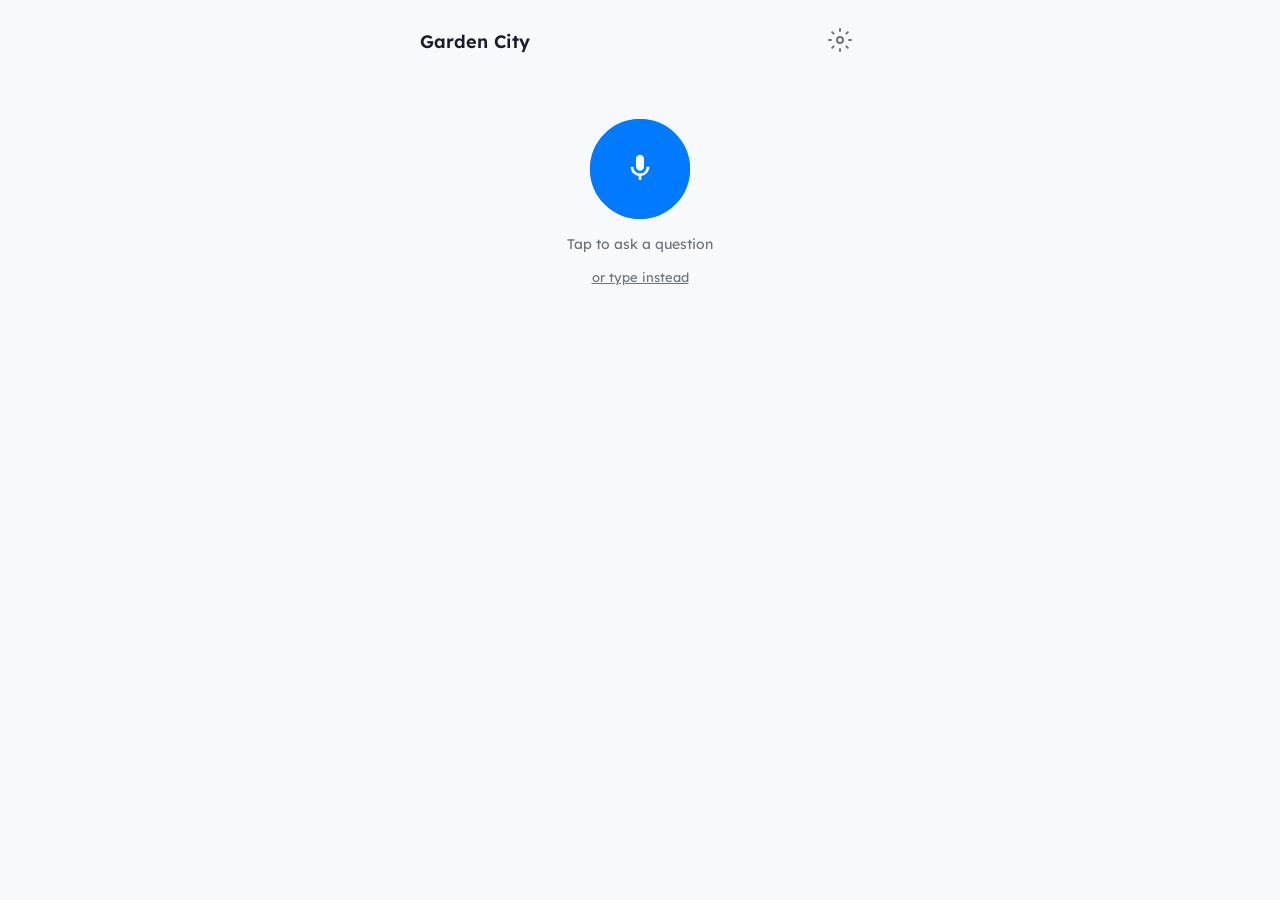
<file: index.html>
<!DOCTYPE html>
<html lang="en">
<head>
  <meta charset="UTF-8">
  <meta name="viewport" content="width=device-width, initial-scale=1.0, user-scalable=no">
  <meta name="mobile-web-app-capable" content="yes">
  <meta name="apple-mobile-web-app-status-bar-style" content="default">
  <meta name="theme-color" content="#f8f9fa">
  <title>Schedule Assistant</title>
  <link rel="manifest" href="manifest.json">
  <link rel="apple-touch-icon" href="assets/icon-192.png">
  <meta name="apple-mobile-web-app-title" content="Schedule">
  <link href="https://fonts.googleapis.com/css2?family=Lexend:wght@400;500;600&display=swap" rel="stylesheet">
  <link rel="stylesheet" href="css/style.css">
</head>
<body>
  <div id="app">
    <header id="header">
      <div class="header-left">
        <img id="district-logo" class="district-logo hidden" alt="District logo">
        <h1 id="district-name" class="district-name">Schedule Assistant</h1>
      </div>
      <button id="settings-btn" class="icon-btn" aria-label="Settings">
        <svg width="24" height="24" viewBox="0 0 24 24" fill="none" stroke="currentColor" stroke-width="2" stroke-linecap="round" stroke-linejoin="round">
          <circle cx="12" cy="12" r="3"></circle>
          <path d="M12 1v2M12 21v2M4.22 4.22l1.42 1.42M18.36 18.36l1.42 1.42M1 12h2M21 12h2M4.22 19.78l1.42-1.42M18.36 5.64l1.42-1.42"></path>
        </svg>
      </button>
    </header>
    <main id="main">
      <button id="mic-btn" class="mic-btn" aria-label="Tap to speak">
        <div class="mic-icon">
          <svg width="32" height="32" viewBox="0 0 24 24" fill="currentColor">
            <path d="M12 14c1.66 0 3-1.34 3-3V5c0-1.66-1.34-3-3-3S9 3.34 9 5v6c0 1.66 1.34 3 3 3z"/>
            <path d="M17 11c0 2.76-2.24 5-5 5s-5-2.24-5-5H5c0 3.53 2.61 6.43 6 6.92V21h2v-3.08c3.39-.49 6-3.39 6-6.92h-2z"/>
          </svg>
        </div>
        <div class="mic-pulse"></div>
      </button>
      <p id="mic-status" class="mic-status">Tap to ask a question</p>
      <div class="mic-waveform hidden">
        <span></span><span></span><span></span><span></span><span></span>
      </div>
      <button id="type-toggle" class="type-toggle">or type instead</button>
      <div id="type-input-area" class="type-input-area hidden">
        <input type="text" id="type-input" class="type-input" placeholder="e.g. What period is it at the high school?" autocomplete="off">
        <button id="type-submit" class="type-submit">Ask</button>
      </div>
    </main>
    <section id="cards" class="cards-area"></section>
  </div>
  <script>
    if ('serviceWorker' in navigator) {
      navigator.serviceWorker.register('/sw.js').catch(() => {});
    }
  </script>
  <script src="js/config.js"></script>
  <script src="js/color-extract.js"></script>
  <script src="js/schedule-engine.js"></script>
  <script src="js/voice-parser.js"></script>
  <script src="js/speech.js"></script>
  <script src="js/app.js"></script>
</body>
</html>
</file>
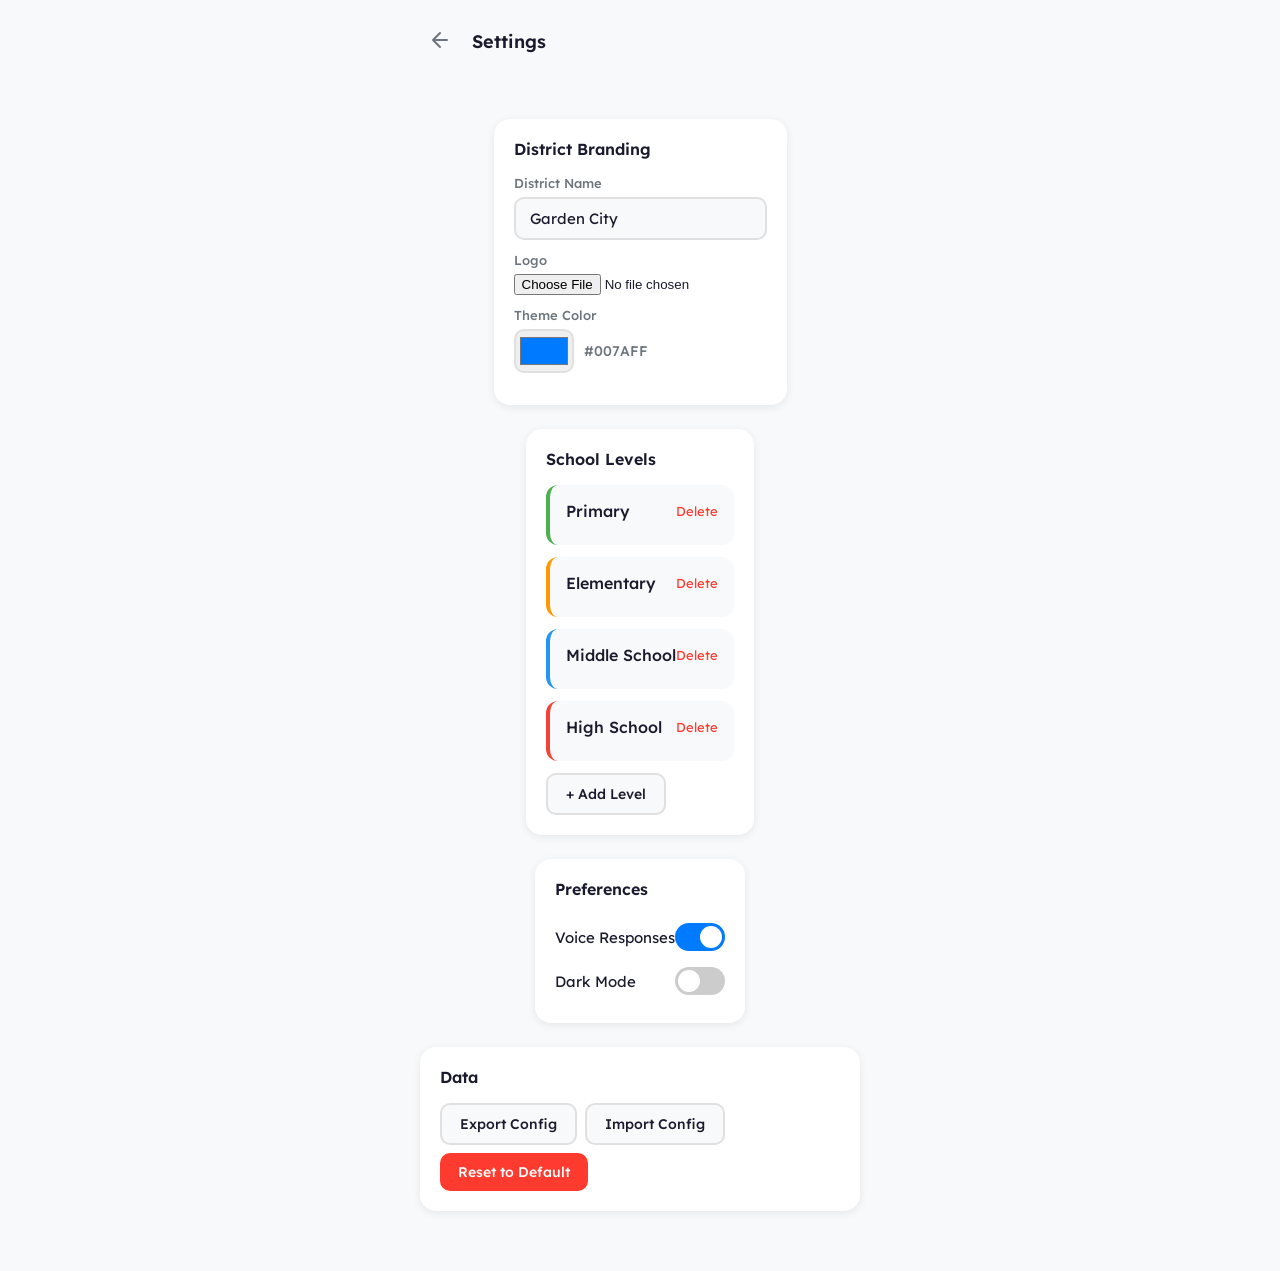
<file: settings.html>
<!DOCTYPE html>
<html lang="en">
<head>
  <meta charset="UTF-8">
  <meta name="viewport" content="width=device-width, initial-scale=1.0">
  <title>Settings — Schedule Assistant</title>
  <link href="https://fonts.googleapis.com/css2?family=Lexend:wght@400;500;600&display=swap" rel="stylesheet">
  <link rel="stylesheet" href="css/style.css">
  <link rel="stylesheet" href="css/settings.css">
</head>
<body>
  <div id="app">
    <header>
      <div class="header-left">
        <button id="back-btn" class="icon-btn" aria-label="Back">
          <svg width="24" height="24" viewBox="0 0 24 24" fill="none" stroke="currentColor" stroke-width="2" stroke-linecap="round" stroke-linejoin="round">
            <path d="M19 12H5M12 19l-7-7 7-7"/>
          </svg>
        </button>
        <h1 class="district-name">Settings</h1>
      </div>
    </header>
    <main class="settings-main">
      <section class="settings-section">
        <h2>District Branding</h2>
        <label class="setting-field">
          <span>District Name</span>
          <input type="text" id="district-name-input" placeholder="e.g. Garden City">
        </label>
        <label class="setting-field">
          <span>Logo</span>
          <input type="file" id="logo-upload" accept="image/*">
        </label>
        <div id="logo-preview-area"></div>
        <label class="setting-field">
          <span>Theme Color</span>
          <div style="display:flex;align-items:center;gap:10px;">
            <input type="color" id="theme-color-input" value="#007AFF" style="height:44px;width:60px;padding:2px;border:2px solid #e0e0e0;border-radius:10px;cursor:pointer;">
            <span id="theme-color-hex" style="font-size:14px;color:var(--text-secondary);">#007AFF</span>
          </div>
        </label>
      </section>
      <section class="settings-section">
        <h2>School Levels</h2>
        <div id="levels-list"></div>
        <button id="add-level-btn" class="btn-secondary">+ Add Level</button>
      </section>
      <section class="settings-section">
        <h2>Preferences</h2>
        <label class="setting-toggle">
          <span>Voice Responses</span>
          <input type="checkbox" id="voice-toggle">
          <span class="toggle-slider"></span>
        </label>
        <label class="setting-toggle">
          <span>Dark Mode</span>
          <input type="checkbox" id="dark-mode-toggle">
          <span class="toggle-slider"></span>
        </label>
      </section>
      <section class="settings-section">
        <h2>Data</h2>
        <div class="btn-group">
          <button id="export-btn" class="btn-secondary">Export Config</button>
          <label class="btn-secondary btn-file">
            Import Config
            <input type="file" id="import-input" accept=".json" hidden>
          </label>
          <button id="reset-btn" class="btn-danger">Reset to Default</button>
        </div>
      </section>
    </main>
  </div>
  <script src="js/config.js"></script>
  <script src="js/color-extract.js"></script>
  <script src="js/settings-ui.js"></script>
</body>
</html>
</file>
<file: css/style.css>
*, *::before, *::after {
  box-sizing: border-box;
  margin: 0;
  padding: 0;
}

:root {
  --bg: #f8f9fa;
  --bg-card: #ffffff;
  --text: #1a1a2e;
  --text-secondary: #6c757d;
  --shadow: rgba(0, 0, 0, 0.08);
  --mic-bg: #007AFF;
  --mic-active: #FF3B30;
}

body {
  font-family: 'Lexend', sans-serif;
  background: var(--bg);
  color: var(--text);
  min-height: 100vh;
  min-height: 100dvh;
  display: flex;
  justify-content: center;
  -webkit-font-smoothing: antialiased;
  -webkit-tap-highlight-color: transparent;
}

body.dark-mode {
  --bg: #1a1a2e;
  --bg-card: #16213e;
  --text: #e8e8e8;
  --text-secondary: #a0a0b0;
  --shadow: rgba(0, 0, 0, 0.3);
}

#app {
  width: 100%;
  max-width: 480px;
  padding: 20px;
  display: flex;
  flex-direction: column;
  align-items: center;
  min-height: 100vh;
  min-height: 100dvh;
}

header {
  width: 100%;
  display: flex;
  justify-content: space-between;
  align-items: center;
  padding-bottom: 16px;
}

.header-left {
  display: flex;
  align-items: center;
  gap: 12px;
}

.district-logo {
  width: 40px;
  height: 40px;
  border-radius: 8px;
  object-fit: contain;
}

.district-name {
  font-size: 18px;
  font-weight: 600;
}

.icon-btn {
  background: none;
  border: none;
  color: var(--text-secondary);
  cursor: pointer;
  padding: 8px;
  border-radius: 50%;
  transition: background 0.2s;
}

.icon-btn:hover {
  background: rgba(0,0,0,0.05);
}

.hidden {
  display: none !important;
}

main {
  display: flex;
  flex-direction: column;
  align-items: center;
  padding: 40px 0;
  gap: 16px;
}

.mic-btn {
  position: relative;
  width: 100px;
  height: 100px;
  border-radius: 50%;
  background: var(--mic-bg);
  border: none;
  color: white;
  cursor: pointer;
  display: flex;
  align-items: center;
  justify-content: center;
  transition: background 0.2s, transform 0.1s;
  -webkit-tap-highlight-color: transparent;
}

.mic-btn:active {
  transform: scale(0.95);
}

.mic-btn.listening {
  background: var(--mic-active);
}

.mic-pulse {
  position: absolute;
  width: 100%;
  height: 100%;
  border-radius: 50%;
  border: 2px solid var(--mic-bg);
  animation: pulse 2s ease-out infinite;
}

.mic-btn.listening .mic-pulse {
  border-color: var(--mic-active);
}

@keyframes pulse {
  0% { transform: scale(1); opacity: 0.6; }
  100% { transform: scale(1.6); opacity: 0; }
}

.mic-waveform {
  display: flex;
  gap: 4px;
  align-items: center;
  height: 20px;
}

.mic-waveform span {
  width: 4px;
  height: 8px;
  background: var(--mic-active);
  border-radius: 2px;
  animation: wave 0.6s ease-in-out infinite alternate;
}

.mic-waveform span:nth-child(2) { animation-delay: 0.1s; }
.mic-waveform span:nth-child(3) { animation-delay: 0.2s; }
.mic-waveform span:nth-child(4) { animation-delay: 0.3s; }
.mic-waveform span:nth-child(5) { animation-delay: 0.4s; }

@keyframes wave {
  from { height: 4px; }
  to { height: 20px; }
}

.mic-status {
  font-size: 14px;
  color: var(--text-secondary);
  text-align: center;
}

.type-toggle {
  background: none;
  border: none;
  color: var(--text-secondary);
  font-size: 13px;
  cursor: pointer;
  text-decoration: underline;
  font-family: 'Lexend', sans-serif;
}

.type-input-area {
  width: 100%;
  display: flex;
  gap: 8px;
  margin-top: 8px;
}

.type-input {
  flex: 1;
  padding: 12px 16px;
  font-size: 15px;
  font-family: 'Lexend', sans-serif;
  border: 2px solid #e0e0e0;
  border-radius: 12px;
  background: var(--bg-card);
  color: var(--text);
  outline: none;
  transition: border-color 0.2s;
}

.type-input:focus {
  border-color: var(--accent, var(--mic-bg));
}

.type-submit {
  padding: 12px 20px;
  font-size: 15px;
  font-family: 'Lexend', sans-serif;
  background: var(--mic-bg);
  color: white;
  border: none;
  border-radius: 12px;
  cursor: pointer;
  font-weight: 500;
}

.cards-area {
  width: 100%;
  display: flex;
  flex-direction: column;
  gap: 12px;
  padding-bottom: 40px;
}

.answer-card {
  background: var(--bg-card);
  border-radius: 16px;
  padding: 20px 24px;
  box-shadow: 0 2px 12px var(--shadow);
  border-left: 5px solid #ccc;
  animation: slideUp 0.3s ease-out;
  transition: opacity 0.3s;
}

.answer-card.faded {
  opacity: 0.4;
}

@keyframes slideUp {
  from { transform: translateY(20px); opacity: 0; }
  to { transform: translateY(0); opacity: 1; }
}

.card-period {
  font-size: 28px;
  font-weight: 600;
  line-height: 1.2;
}

.card-school {
  font-size: 14px;
  color: var(--text-secondary);
  margin-top: 2px;
  font-weight: 400;
}

.card-time {
  font-size: 22px;
  font-weight: 500;
  margin-top: 8px;
}

.card-context {
  font-size: 13px;
  color: var(--text-secondary);
  margin-top: 4px;
}

.card-progress {
  width: 100%;
  height: 6px;
  background: #e0e0e0;
  border-radius: 3px;
  margin-top: 12px;
  overflow: hidden;
}

body.dark-mode .card-progress {
  background: #2a2a4a;
}

.card-progress-fill {
  height: 100%;
  border-radius: 3px;
  transition: width 0.5s ease;
}

.card-error {
  background: var(--bg-card);
  border-radius: 16px;
  padding: 20px 24px;
  box-shadow: 0 2px 12px var(--shadow);
  border-left: 5px solid #FF3B30;
  animation: slideUp 0.3s ease-out;
  font-size: 16px;
  color: var(--text-secondary);
}

.card-query {
  font-size: 12px;
  color: var(--text-secondary);
  font-style: italic;
  margin-bottom: 8px;
  opacity: 0.7;
}

/* All-schools card */
.all-schools-card {
  background: var(--bg-card);
  border-radius: 16px;
  padding: 20px 24px;
  box-shadow: 0 2px 12px var(--shadow);
  animation: slideUp 0.3s ease-out;
  transition: opacity 0.3s;
}

.all-schools-card.faded {
  opacity: 0.4;
}

.asc-title {
  font-size: 22px;
  font-weight: 600;
  margin-bottom: 16px;
}

.asc-row {
  display: flex;
  justify-content: space-between;
  align-items: center;
  padding: 12px 0 12px 14px;
  border-left: 4px solid #ccc;
  margin-bottom: 8px;
}

.asc-school {
  font-size: 15px;
  font-weight: 600;
  min-width: 90px;
}

.asc-info {
  display: flex;
  flex-direction: column;
  align-items: flex-end;
  gap: 2px;
  text-align: right;
}

.asc-period {
  font-size: 15px;
  font-weight: 500;
}

.asc-time {
  font-size: 14px;
  font-weight: 500;
}

.asc-detail {
  font-size: 12px;
  color: var(--text-secondary);
}
</file>
<file: css/settings.css>
.settings-main {
  width: 100%;
  display: flex;
  flex-direction: column;
  gap: 24px;
  padding-bottom: 40px;
}

.settings-section {
  background: var(--bg-card);
  border-radius: 16px;
  padding: 20px;
  box-shadow: 0 2px 8px var(--shadow);
}

.settings-section h2 {
  font-size: 16px;
  font-weight: 600;
  margin-bottom: 16px;
  color: var(--text);
}

.setting-field {
  display: flex;
  flex-direction: column;
  gap: 6px;
  margin-bottom: 12px;
}

.setting-field span {
  font-size: 13px;
  color: var(--text-secondary);
  font-weight: 500;
}

.setting-field input[type="text"],
.setting-field input[type="time"] {
  padding: 10px 14px;
  font-size: 15px;
  font-family: 'Lexend', sans-serif;
  border: 2px solid #e0e0e0;
  border-radius: 10px;
  background: var(--bg);
  color: var(--text);
  outline: none;
}

.setting-field input:focus {
  border-color: #007AFF;
}

.setting-toggle {
  display: flex;
  justify-content: space-between;
  align-items: center;
  padding: 8px 0;
  cursor: pointer;
}

.setting-toggle span:first-child {
  font-size: 15px;
}

.setting-toggle input {
  display: none;
}

.toggle-slider {
  width: 50px;
  height: 28px;
  background: #ccc;
  border-radius: 14px;
  position: relative;
  transition: background 0.3s;
}

.toggle-slider::after {
  content: '';
  position: absolute;
  width: 22px;
  height: 22px;
  background: white;
  border-radius: 50%;
  top: 3px;
  left: 3px;
  transition: transform 0.3s;
}

.setting-toggle input:checked + .toggle-slider {
  background: #007AFF;
}

.setting-toggle input:checked + .toggle-slider::after {
  transform: translateX(22px);
}

.btn-secondary {
  padding: 10px 18px;
  font-size: 14px;
  font-family: 'Lexend', sans-serif;
  background: var(--bg);
  color: var(--text);
  border: 2px solid #e0e0e0;
  border-radius: 10px;
  cursor: pointer;
  font-weight: 500;
}

.btn-danger {
  padding: 10px 18px;
  font-size: 14px;
  font-family: 'Lexend', sans-serif;
  background: #FF3B30;
  color: white;
  border: none;
  border-radius: 10px;
  cursor: pointer;
  font-weight: 500;
}

.btn-group {
  display: flex;
  flex-wrap: wrap;
  gap: 8px;
}

.btn-file {
  display: inline-block;
  text-align: center;
}

.level-card {
  background: var(--bg);
  border-radius: 12px;
  padding: 16px;
  margin-bottom: 12px;
  border-left: 4px solid #ccc;
}

.level-header {
  display: flex;
  justify-content: space-between;
  align-items: center;
  cursor: pointer;
  margin-bottom: 8px;
}

.level-header h3 {
  font-size: 16px;
  font-weight: 500;
}

.level-body {
  display: none;
}

.level-body.expanded {
  display: block;
}

.level-delete {
  background: none;
  border: none;
  color: #FF3B30;
  font-size: 13px;
  cursor: pointer;
  font-family: 'Lexend', sans-serif;
}

.alias-tags {
  display: flex;
  flex-wrap: wrap;
  gap: 6px;
  margin: 8px 0;
}

.alias-tag {
  background: var(--bg-card);
  padding: 4px 10px;
  border-radius: 20px;
  font-size: 13px;
  display: flex;
  align-items: center;
  gap: 4px;
}

.alias-tag button {
  background: none;
  border: none;
  color: #FF3B30;
  cursor: pointer;
  font-size: 14px;
  line-height: 1;
}

.alias-add {
  display: flex;
  gap: 6px;
}

.alias-add input {
  flex: 1;
  padding: 6px 10px;
  font-size: 13px;
  font-family: 'Lexend', sans-serif;
  border: 1px solid #e0e0e0;
  border-radius: 8px;
  background: var(--bg-card);
  color: var(--text);
}

.alias-add button {
  padding: 6px 12px;
  font-size: 13px;
  background: #007AFF;
  color: white;
  border: none;
  border-radius: 8px;
  cursor: pointer;
}

.schedule-table {
  width: 100%;
  margin-top: 12px;
  font-size: 13px;
}

.schedule-row {
  display: flex;
  gap: 8px;
  margin-bottom: 6px;
  align-items: center;
}

.schedule-row input {
  padding: 6px 8px;
  font-size: 13px;
  font-family: 'Lexend', sans-serif;
  border: 1px solid #e0e0e0;
  border-radius: 6px;
  background: var(--bg-card);
  color: var(--text);
}

.schedule-row input[type="time"] {
  width: 110px;
}

.schedule-row .period-name {
  flex: 1;
  min-width: 80px;
}

#logo-preview-area img {
  max-width: 80px;
  max-height: 80px;
  border-radius: 8px;
  margin-top: 8px;
}
</file>
